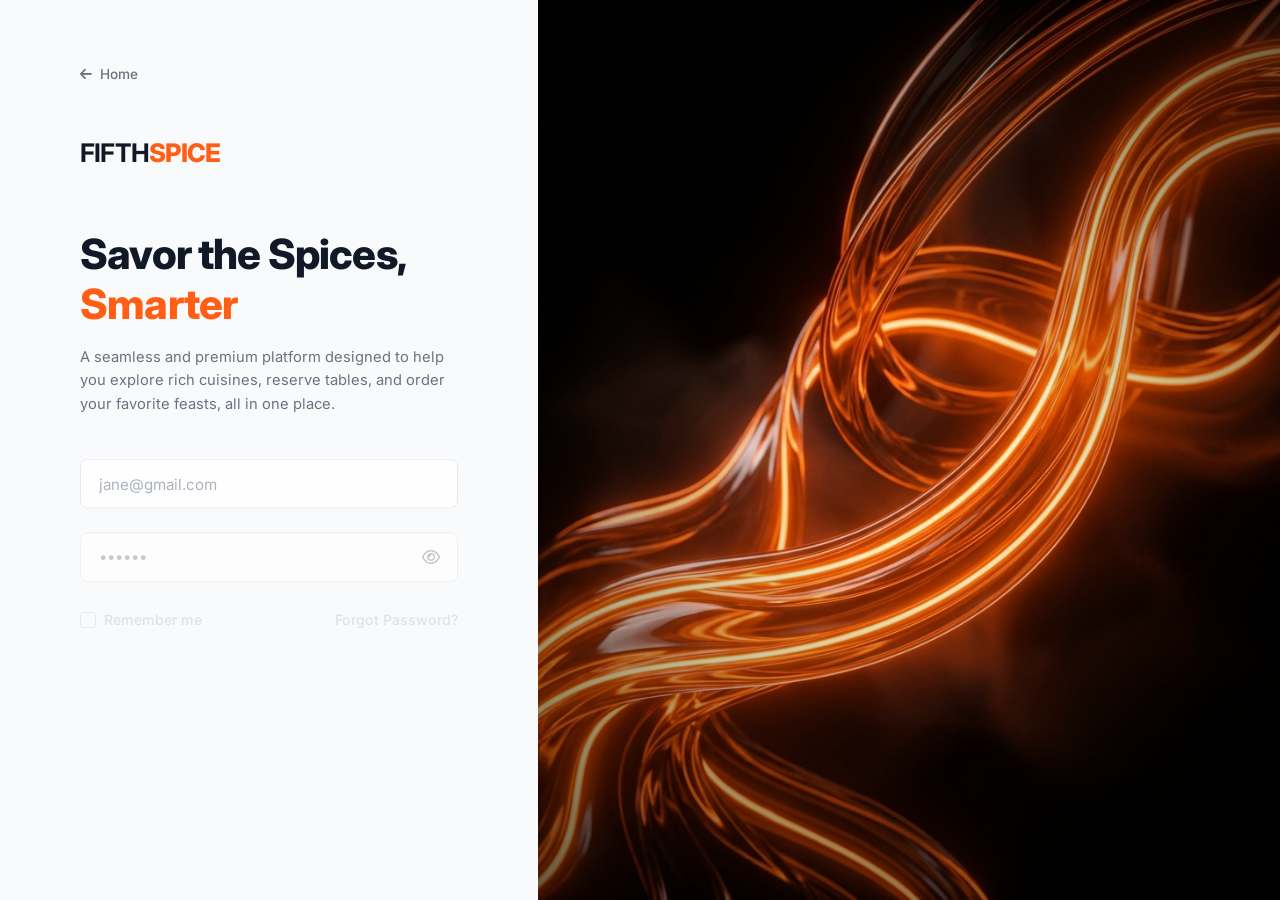
<file: login.html>
<!DOCTYPE html>
<html lang="en">
<head>
  <meta charset="UTF-8">
  <meta name="viewport" content="width=device-width, initial-scale=1.0">
  <title>The Fifth Spice - Member Access</title>
  <!-- Modern Google Fonts Import -->
  <link href="https://fonts.googleapis.com/css2?family=Inter:wght@300;400;500;600;700;800&display=swap" rel="stylesheet">
  <link rel="stylesheet" href="https://cdnjs.cloudflare.com/ajax/libs/font-awesome/6.4.0/css/all.min.css">
  <link rel="stylesheet" href="style.css">
  <style>
    /* Standalone Modern Revamped Split-Pane Login Style */
    * {
      box-sizing: border-box;
      margin: 0;
      padding: 0;
    }
    body {
      font-family: 'Inter', sans-serif;
      background-color: #f9fafb;
      color: #111827;
      min-height: 100vh;
      display: flex;
      flex-direction: column;
      overflow-x: hidden;
    }
    .login-wrapper {
      display: flex;
      flex: 1;
      width: 100%;
      min-height: 100vh;
    }
    
    /* Left Form Section */
    .form-section {
      width: 42%;
      background-color: #f9fafb;
      display: flex;
      flex-direction: column;
      justify-content: space-between;
      padding: 4rem 5rem;
      min-height: 100vh;
      position: relative;
    }
    
    /* Back Button */
    .back-btn {
      display: inline-flex;
      align-items: center;
      gap: 0.5rem;
      color: #6b7280;
      font-size: 0.85rem;
      font-weight: 500;
      text-decoration: none;
      transition: color 0.2s ease, transform 0.2s ease;
      margin-bottom: 2rem;
      align-self: flex-start;
    }
    .back-btn:hover {
      color: #ff5e14;
      transform: translateX(-4px);
    }

    /* Logo area */
    .brand-logo {
      font-size: 1.6rem;
      font-weight: 700;
      letter-spacing: -0.03em;
      color: #111827;
      display: flex;
      align-items: center;
      margin-bottom: 3.5rem;
      font-family: 'Inter', sans-serif;
    }
    .brand-logo .accent-text {
      color: #ff5e14;
      font-weight: 800;
    }

    .form-content {
      flex: 1;
      display: flex;
      flex-direction: column;
      justify-content: center;
      max-width: 400px;
      width: 100%;
      margin: 0 auto;
    }

    /* Titles */
    .form-content h2 {
      font-family: 'Inter', sans-serif;
      font-size: 2.6rem;
      font-weight: 800;
      color: #111827;
      line-height: 1.2;
      letter-spacing: -0.02em;
      margin-bottom: 1rem;
    }
    .form-content h2 .accent-text {
      color: #ff5e14;
    }
    .form-content .subtitle {
      font-family: 'Inter', sans-serif;
      font-size: 0.92rem;
      color: #6b7280;
      line-height: 1.6;
      margin-bottom: 2.5rem;
      text-transform: none;
      letter-spacing: normal;
    }

    /* Form Fields */
    .form-group {
      margin-bottom: 1.25rem;
      position: relative;
    }
    .form-group input {
      width: 100%;
      background-color: #ffffff;
      border: 1px solid #e5e7eb;
      border-radius: 8px;
      padding: 0.9rem 1.1rem;
      font-size: 0.95rem;
      color: #1f2937;
      outline: none;
      transition: border-color 0.2s ease, box-shadow 0.2s ease;
      font-family: 'Inter', sans-serif;
    }
    .form-group input::placeholder {
      color: #9ca3af;
    }
    .form-group input:focus {
      border-color: #ff5e14;
      box-shadow: 0 0 0 4px rgba(255, 94, 20, 0.1);
    }
    
    /* Password Eye Toggle */
    .password-wrapper {
      position: relative;
    }
    .password-wrapper input {
      padding-right: 3rem;
    }
    .password-toggle {
      position: absolute;
      right: 1.1rem;
      top: 50%;
      transform: translateY(-50%);
      color: #9ca3af;
      cursor: pointer;
      font-size: 1rem;
      transition: color 0.2s ease;
    }
    .password-toggle:hover {
      color: #1f2937;
    }

    /* Form Options (Remember me & Forgot password) */
    .form-options {
      display: flex;
      justify-content: space-between;
      align-items: center;
      margin-top: 1rem;
      margin-bottom: 2rem;
      font-size: 0.88rem;
    }
    .remember-me {
      display: flex;
      align-items: center;
      gap: 0.5rem;
      color: #374151;
      cursor: pointer;
      user-select: none;
      font-weight: 500;
    }
    .remember-me input {
      width: 16px;
      height: 16px;
      accent-color: #ff5e14;
      cursor: pointer;
      border: 1.5px solid #d1d5db;
      border-radius: 4px;
    }
    .forgot-link {
      color: #374151;
      text-decoration: none;
      font-weight: 500;
      transition: color 0.2s ease;
    }
    .forgot-link:hover {
      color: #ff5e14;
    }

    /* Submit Button (Compact layout matching the image) */
    .submit-btn-container {
      margin-bottom: 2rem;
      text-align: left;
    }
    .btn-signin {
      background-color: #ff5e14;
      color: #ffffff;
      font-family: 'Inter', sans-serif;
      font-weight: 600;
      font-size: 0.95rem;
      padding: 0.85rem 2rem;
      border-radius: 8px;
      border: none;
      cursor: pointer;
      transition: background-color 0.2s ease, transform 0.1s ease, box-shadow 0.2s ease;
      box-shadow: 0 4px 14px rgba(255, 94, 20, 0.2);
    }
    .btn-signin:hover {
      background-color: #e04f0f;
      box-shadow: 0 6px 20px rgba(255, 94, 20, 0.35);
      transform: translateY(-1px);
    }
    .btn-signin:active {
      transform: translateY(1px);
    }

    /* Footer Sign Up Link */
    .signup-prompt {
      font-size: 0.9rem;
      color: #4b5563;
      margin-bottom: 2rem;
    }
    .signup-prompt a {
      color: #ff5e14;
      font-weight: 600;
      text-decoration: none;
      transition: color 0.2s ease;
    }
    .signup-prompt a:hover {
      color: #e04f0f;
      text-decoration: underline;
    }

    /* Form Footer */
    .form-footer {
      font-size: 0.78rem;
      color: #9ca3af;
      line-height: 1.5;
    }

    /* Right Visual Panel */
    .image-section {
      width: 58%;
      background-color: #050505;
      background-image: url('Images/login_bg_fluid.png');
      background-size: cover;
      background-position: center;
      position: relative;
      overflow: hidden;
    }
    .image-overlay {
      position: absolute;
      top: 0; left: 0; width: 100%; height: 100%;
      background: radial-gradient(circle at center, rgba(0,0,0,0) 20%, rgba(0,0,0,0.6) 100%);
      pointer-events: none;
    }

    /* Success Overlay Animation within Left Panel */
    .success-overlay {
      position: absolute;
      top: 0; left: 0; width: 100%; height: 100%;
      background-color: #ffffff;
      z-index: 20;
      display: flex;
      flex-direction: column;
      align-items: center;
      justify-content: center;
      opacity: 0;
      pointer-events: none;
      transition: opacity 0.5s ease;
      padding: 2rem;
    }
    .success-overlay.active {
      opacity: 1;
      pointer-events: auto;
    }
    .success-icon {
      font-size: 4.5rem;
      color: #10b981;
      margin-bottom: 1.5rem;
      transform: scale(0.5);
      transition: transform 0.6s cubic-bezier(0.175, 0.885, 0.32, 1.275);
    }
    .success-overlay.active .success-icon {
      transform: scale(1);
    }
    .success-title {
      font-size: 1.8rem;
      font-weight: 800;
      color: #111827;
      margin-bottom: 0.5rem;
      text-align: center;
    }
    .success-desc {
      color: #6b7280;
      font-size: 0.95rem;
      text-align: center;
    }

    /* Responsive styling */
    @media (max-width: 1200px) {
      .form-section {
        padding: 4rem 3.5rem;
      }
    }
    @media (max-width: 1024px) {
      .form-section {
        width: 50%;
        padding: 4rem 3rem;
      }
      .image-section {
        width: 50%;
      }
    }
    @media (max-width: 768px) {
      .login-wrapper {
        flex-direction: column;
      }
      .form-section {
        width: 100%;
        min-height: 100vh;
        padding: 4rem 2rem;
      }
      .image-section {
        display: none;
      }
    }
  </style>
</head>
<body>

  <div class="login-wrapper">
    <!-- Left form section -->
    <div class="form-section">
      <!-- Success Overlay -->
      <div class="success-overlay" id="successOverlay">
        <div class="success-icon">
          <i class="fas fa-check-circle"></i>
        </div>
        <h3 class="success-title">Secure Sign In</h3>
        <p class="success-desc" id="successDesc">Access Granted. Welcoming you back...</p>
      </div>

      <!-- Top Nav/Back -->
      <a href="index.html" class="back-btn">
        <i class="fas fa-arrow-left"></i> Home
      </a>

      <!-- Main login form area -->
      <div class="form-content">
        <!-- Logo -->
        <div class="brand-logo">
          FIFTH<span class="accent-text">SPICE</span>
        </div>

        <h2>Savor the Spices, <span class="accent-text">Smarter</span></h2>
        <p class="subtitle">
          A seamless and premium platform designed to help you explore rich cuisines, reserve tables, and order your favorite feasts, all in one place.
        </p>

        <!-- Form -->
        <form id="standaloneLoginForm">
          <div class="form-group">
            <input type="email" id="loginEmail" placeholder="jane@gmail.com" required autocomplete="email">
          </div>
          
          <div class="form-group password-wrapper">
            <input type="password" id="loginPassword" placeholder="••••••" required autocomplete="current-password">
            <i class="fa-regular fa-eye password-toggle" id="togglePassword"></i>
          </div>

          <div class="form-options">
            <label class="remember-me">
              <input type="checkbox" id="rememberMe">
              <span>Remember me</span>
            </label>
            <a href="#" class="forgot-link">Forgot Password?</a>
          </div>

          <div class="submit-btn-container">
            <button type="submit" class="btn-signin">Sign in</button>
          </div>
        </form>

        <div class="signup-prompt">
          Don't have an account? <a href="#">Sign Up</a>
        </div>
      </div>

      <!-- Footer copyright -->
      <div class="form-footer">
        Copyright &copy; 2026 The Fifth Spice.<br>All rights reserved.
      </div>
    </div>

    <!-- Right visual panel (hidden on small devices) -->
    <div class="image-section">
      <div class="image-overlay"></div>
    </div>
  </div>

  <!-- GSAP Animation library -->
  <script src="https://cdn.jsdelivr.net/npm/gsap@3.15/dist/gsap.min.js"></script>
  <script>
    // Toggle Password Visibility
    const togglePassword = document.getElementById('togglePassword');
    const passwordField = document.getElementById('loginPassword');

    togglePassword.addEventListener('click', function() {
      // Toggle field type
      const type = passwordField.getAttribute('type') === 'password' ? 'text' : 'password';
      passwordField.setAttribute('type', type);
      
      // Toggle eye icon class
      this.classList.toggle('fa-eye');
      this.classList.toggle('fa-eye-slash');
    });

    // Handle Form Submission with local storage and transition
    document.getElementById('standaloneLoginForm').addEventListener('submit', function(e) {
      e.preventDefault();
      
      const email = document.getElementById('loginEmail').value;
      const remember = document.getElementById('rememberMe').checked;
      
      // Store user login status in local storage for cross-page persistence
      localStorage.setItem('userEmail', email);
      if (remember) {
        localStorage.setItem('rememberUser', 'true');
      }
      
      // Activate the checkmark overlay
      const overlay = document.getElementById('successOverlay');
      const desc = document.getElementById('successDesc');
      const name = email.split('@')[0];
      
      desc.textContent = `Access Granted. Welcoming you back, ${name}!`;
      overlay.classList.add('active');
      
      // Smoothly redirect back to the home page after 2 seconds
      setTimeout(() => {
        window.location.href = 'index.html';
      }, 2000);
    });

    // GSAP Entry Reveal Animations
    window.addEventListener('DOMContentLoaded', () => {
      if (typeof gsap !== 'undefined') {
        const tl = gsap.timeline();
        tl.from('.form-section', { x: -40, opacity: 0, duration: 0.8, ease: 'power3.out' })
          .from('.back-btn', { y: -10, opacity: 0, duration: 0.4 }, '-=0.4')
          .from('.brand-logo', { y: -15, opacity: 0, duration: 0.4 }, '-=0.3')
          .from('.form-content h2, .form-content .subtitle', { y: 20, opacity: 0, stagger: 0.1, duration: 0.6, ease: 'power3.out' }, '-=0.2')
          .from('.form-group, .form-options', { y: 15, opacity: 0, stagger: 0.08, duration: 0.5, ease: 'power3.out' }, '-=0.3')
          .from('.submit-btn-container, .signup-prompt', { y: 10, opacity: 0, stagger: 0.08, duration: 0.4 }, '-=0.2')
          .from('.form-footer', { opacity: 0, duration: 0.4 }, '-=0.2')
          .from('.image-section', { opacity: 0, x: 20, duration: 1.0, ease: 'power2.out' }, '0');
      }
    });
  </script>
</body>
</html>
</file>
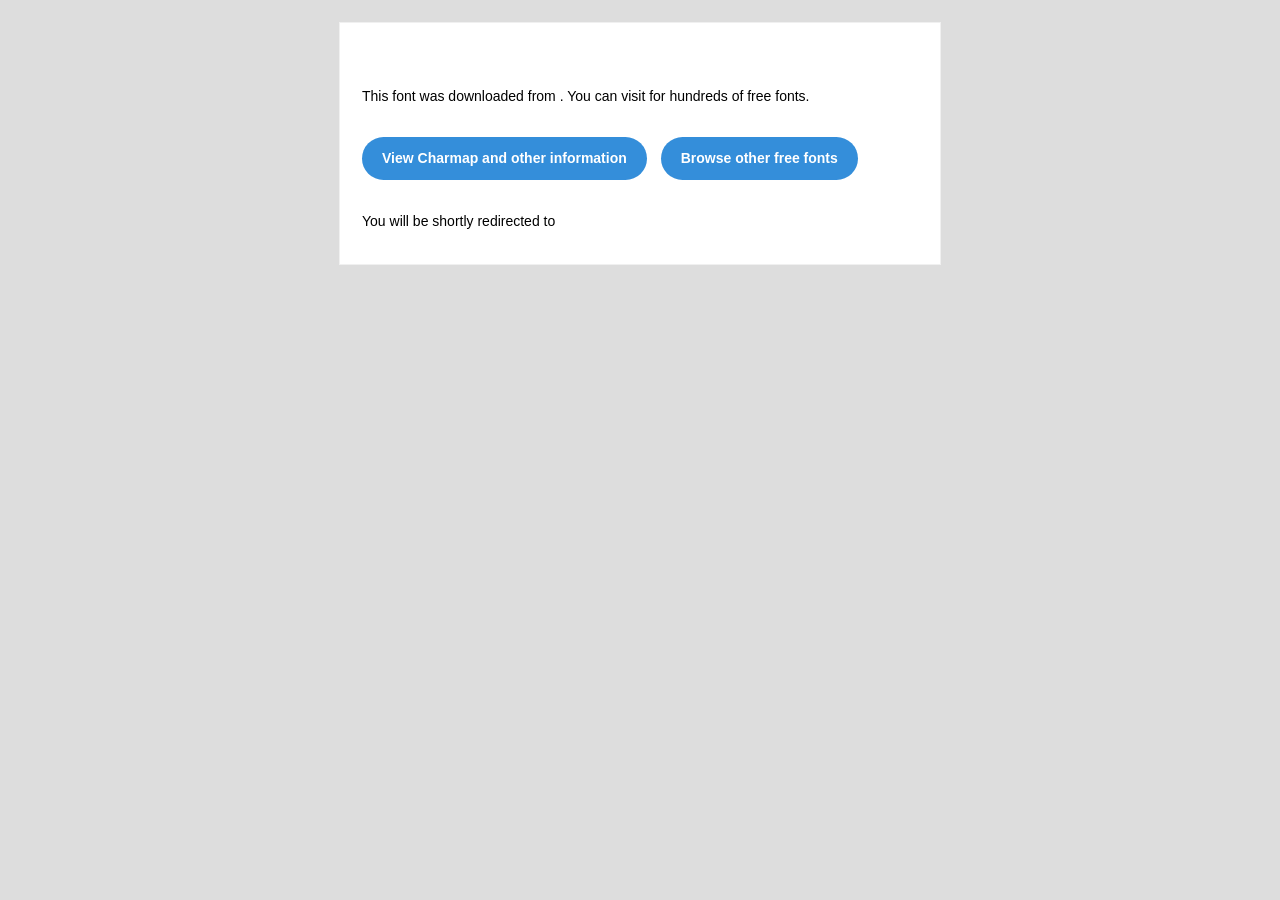
<file: fontfiles/rajjah-famillia/Rajjah Famillia Regular/readme.html>
<!DOCTYPE html PUBLIC "-//W3C//DTD XHTML 1.0 Transitional//EN" "http://www.w3.org/TR/xhtml1/DTD/xhtml1-transitional.dtd">
<html xmlns="http://www.w3.org/1999/xhtml">
  <head>
    <meta name="viewport" content="width=device-width" />
    <meta http-equiv="Content-Type" content="text/html; charset=UTF-8" />
    
    <meta http-equiv="refresh" content="5;url=?ref=readme">
    <title></title>
    <style>
/* -------------------------------------
   GLOBAL
   ------------------------------------- */
    * {
      margin:0;
      padding:0;
      font-family: "Helvetica Neue", "Helvetica", Helvetica, Arial, sans-serif;
      font-size: 100%;
      line-height: 1.6;
    }

    img {
      max-width: 100%;
    }

    body {
      -webkit-font-smoothing:antialiased;
      -webkit-text-size-adjust:none;
      width: 100%!important;
      height: 100%;
      background:#DDD;
    }


    /* -------------------------------------
       ELEMENTS
       ------------------------------------- */
    a {
      color: #348eda;
    }

    .btn-primary, .btn-secondary {
      text-decoration:none;
      color: #FFF;
      background-color: #348eda;
      padding:10px 20px;
      font-weight:bold;
      margin: 20px 10px 20px 0;
      text-align:center;
      cursor:pointer;
      display: inline-block;
      border-radius: 25px;
    }

    .btn-secondary{
      background: #aaa;
    }

    .last {
      margin-bottom: 0;
    }

    .first{
      margin-top: 0;
    }


    /* -------------------------------------
       BODY
       ------------------------------------- */
    table.body-wrap {
      width: 100%;
      padding: 20px;
    }

    table.body-wrap .container{
      border: 1px solid #f0f0f0;
    }


    /* -------------------------------------
       FOOTER
       ------------------------------------- */
    table.footer-wrap {
      width: 100%;
      clear:both!important;
    }

    .footer-wrap .container p {
      font-size:12px;
      color:#666;

    }

    table.footer-wrap a{
      color: #999;
    }


    /* -------------------------------------
       TYPOGRAPHY
       ------------------------------------- */
    h1,h2,h3{
      font-family: "Helvetica Neue", Helvetica, Arial, "Lucida Grande", sans-serif; line-height: 1.1; margin-bottom:15px; color:#000;
      margin: 40px 0 10px;
      line-height: 1.2;
      font-weight:200;
    }

    h1 {
      font-size: 36px;
    }
    h2 {
      font-size: 28px;
    }
    h3 {
      font-size: 22px;
    }

    p, ul {
      margin-bottom: 10px;
      font-weight: normal;
      font-size:14px;
    }

    ul li {
      margin-left:5px;
      list-style-position: inside;
    }

    /* ---------------------------------------------------
       RESPONSIVENESS
       Nuke it from orbit. It's the only way to be sure.
       ------------------------------------------------------ */

    /* Set a max-width, and make it display as block so it will automatically stretch to that width, but will also shrink down on a phone or something */
    .container {
      display:block!important;
      max-width:600px!important;
      margin:0 auto!important; /* makes it centered */
      clear:both!important;
    }

    /* This should also be a block element, so that it will fill 100% of the .container */
    .content {
      padding:20px;
      max-width:600px;
      margin:0 auto;
      display:block;
    }

    /* Let's make sure tables in the content area are 100% wide */
    .content table {
      width: 100%;
    }

    </style>
  </head>

  <body bgcolor="#f6f6f6">

    <!-- body -->
    <table class="body-wrap">
      <tr>
        <td></td>
        <td class="container" bgcolor="#FFFFFF">

          <!-- content -->
          <div class="content">
            <table>
              <tr>
                <td>
                  <h1></h1>
                  <p>This font was downloaded from <a href="?ref=readme"></a> . You can visit <a href="?ref=readme"></a> for hundreds of free fonts.</p>
                  <p><a href="?ref=readme" class="btn-primary">View Charmap and other information</a> <a href="?ref=readme" class="btn-primary">Browse other free fonts</a></p>
                  <p>You will be shortly redirected to </p>
                </td>
              </tr>
            </table>
          </div>
          <!-- /content -->

        </td>
        <td></td>
      </tr>
    </table>
    <!-- /body -->

  </body>
</html>
</file>
<file: style.css>
@font-face {
  font-family: 'Rajjah Familia';
  src: url('fontfiles/rajjah-famillia/Rajjah Famillia Regular/Rajjah Famillia Regular.ttf') format('truetype');
}

@font-face {
  font-family: 'Chalga';
  src: url('fontfiles/chalga-vp/ChalgaVP_PersonalUse.otf') format('opentype');
}

/* ==========================================================================
   CSS Variables & Base (Dark Theme)
   ========================================================================== */
:root {
  --bg-color: #030303;
  --bg-alt: #090909;
  --text-dark: #f5f5f7;
  --text-light: #86868b;
  --gold: #ff5e14;
  --gold-hover: #e04f0f;
  --white: #FFFFFF;
  --border-color: #1a1a1a;
  
  --font-serif: 'Playfair Display', serif;
  --font-sans: 'Inter', sans-serif;
  --font-mono: 'Space Mono', monospace;
  --font-blackletter: 'UnifrakturMaguntia', cursive;
  
  --transition: all 0.4s cubic-bezier(0.19, 1, 0.22, 1);
  --shadow-sm: 0 4px 12px rgba(0, 0, 0, 0.2);
  --shadow-md: 0 10px 30px rgba(0, 0, 0, 0.4);
}

* {
  margin: 0;
  padding: 0;
  box-sizing: border-box;
}

html {
  scroll-behavior: smooth;
}

body {
  font-family: var(--font-sans);
  background-color: var(--bg-color);
  color: var(--text-dark);
  line-height: 1.6;
  overflow-x: hidden;
  -webkit-font-smoothing: antialiased;
}

h1, h2, h3, h4, h5, h6 {
  font-family: var(--font-serif);
  font-weight: 400;
  color: var(--text-dark);
}

a {
  text-decoration: none;
  color: inherit;
  transition: var(--transition);
}

ul {
  list-style: none;
}

img {
  max-width: 100%;
  display: block;
}

button {
  cursor: pointer;
  border: none;
  background: none;
  font-family: var(--font-sans);
  color: var(--text-dark);
}

.subtitle {
  display: block;
  font-family: var(--font-mono);
  font-size: 0.8rem;
  text-transform: uppercase;
  letter-spacing: 0.2em;
  color: var(--gold);
  margin-bottom: 0.5rem;
}

/* ==========================================================================
   Buttons
   ========================================================================== */
.btn {
  display: inline-block;
  padding: 1rem 2rem;
  font-family: var(--font-mono);
  font-size: 0.85rem;
  letter-spacing: 0.1em;
  text-transform: uppercase;
  transition: var(--transition);
  border: 1px solid transparent;
}

.btn-gold {
  background-color: var(--gold);
  color: #fff;
}

.btn-gold:hover {
  background-color: var(--gold-hover);
}

.btn-outline-white {
  border-color: var(--white);
  color: var(--white);
}

.btn-outline-white:hover {
  background-color: var(--white);
  color: #000;
}

.w-100 {
  width: 100%;
}

/* ==========================================================================
   Landing Page Hero (Exact Match)
   ========================================================================== */
.hero-new {
  position: relative;
  width: 100vw;
  height: 100vh;
  background-color: #050505;
  overflow: hidden;
  color: #fff;
  font-family: var(--font-mono);
}

.video-bg {
  position: absolute;
  top: 0; left: 0; width: 100%; height: 100%;
  z-index: 1;
}

.video-bg video, .video-bg img {
  width: 100%; height: 100%; object-fit: cover;
  opacity: 0.6; /* Dark moody effect */
}

.video-bg img {
  animation: rotateSlowly 60s linear infinite;
  transform-origin: center;
}

@keyframes rotateSlowly {
  from { transform: rotate(0deg) scale(1.1); }
  to { transform: rotate(360deg) scale(1.1); }
}

.hero-overlay {
  position: absolute;
  top: 0; left: 0; width: 100%; height: 100%;
  background: radial-gradient(circle at center, rgba(10,10,10,0) 0%, rgba(10,10,10,0.8) 100%);
  z-index: 2;
  pointer-events: none;
}

.hero-content-wrapper {
  position: relative;
  z-index: 3;
  width: 100%;
  height: 100%;
  display: flex;
  flex-direction: column;
  justify-content: space-between;
  padding: 3rem 4rem;
}

.hero-nav {
  display: flex;
  position: fixed;
  top: 0;
  left: 0;
  width: 100%;
  padding: 2rem 4rem;
  z-index: 1000;
  transition: background 0.3s;

  justify-content: space-between;
  align-items: center;
}

.nav-logo {
  display: flex;
  flex-direction: column;
  align-items: center;
  justify-content: center;
  line-height: 1;
  transform: scale(0.6);
  transform-origin: left center;
}

.nav-logo-top {
  font-family: 'Rajjah Familia', cursive;
  font-size: 1.8rem;
  color: var(--gold);
  z-index: 2;
  transform: translateY(0.5rem);
}

.nav-logo-bottom {
  font-family: 'Chalga', serif;
  font-size: 3rem;
  color: #fff;
  letter-spacing: 0.05em;
  z-index: 1;
}

.nav-right {
  display: flex;
  gap: 2.5rem;
  align-items: center;
}

.strikethrough-link {
  color: #fff;
  text-decoration: none;
  font-size: 0.8rem;
  letter-spacing: 0.15em;
  position: relative;
  display: inline-block;
  padding: 5px 0;
}

.strikethrough-link::after {
  content: '';
  position: absolute;
  top: 50%;
  left: 0;
  width: 0;
  height: 1.5px;
  background-color: #fff;
  transition: width 0.4s cubic-bezier(0.19, 1, 0.22, 1);
  pointer-events: none;
}

.strikethrough-link:hover::after {
  width: 100%;
}

.hero-center {
  flex-grow: 1;
  display: flex;
  align-items: center;
  justify-content: center;
}

.main-title {
  display: flex;
  flex-direction: column;
  align-items: center;
  justify-content: center;
  line-height: 1;
}

.title-top {
  font-family: 'Rajjah Familia', cursive;
  font-size: 6rem;
  font-weight: normal;
  color: var(--gold);
  margin-bottom: 0;
  text-shadow: 2px 2px 20px rgba(0,0,0,0.8);
  transform: translateY(1.5rem);
  z-index: 2;
}

.title-bottom {
  font-family: 'Chalga', serif;
  font-size: 12rem;
  font-weight: normal;
  letter-spacing: 0.05em;
  color: #fff;
  text-transform: uppercase;
  text-shadow: 2px 2px 20px rgba(0,0,0,0.8);
  z-index: 1;
}

.hero-footer {
  display: flex;
  justify-content: space-between;
  align-items: center;
  font-size: 0.75rem;
  letter-spacing: 0.1em;
  color: #ccc;
  width: 100%;
}

.hero-footer .socials {
  display: flex;
  gap: 1.5rem;
}

/* ==========================================================================
   About Section
   ========================================================================== */
.about {
  padding: 8rem 2rem;
}

.about-container {
  max-width: 1200px;
  margin: 0 auto;
  display: grid;
  grid-template-columns: 1fr 1fr;
  gap: 4rem;
  align-items: center;
}

.about-text h2 {
  font-size: 2.5rem;
  margin-bottom: 1.5rem;
}

.about-text p {
  color: var(--text-light);
  margin-bottom: 1.2rem;
  font-size: 1.05rem;
}

.about-images {
  position: relative;
}

.main-img {
  width: 100%;
  aspect-ratio: 4/5;
  object-fit: cover;
  border-radius: 4px;
  filter: brightness(0.8) contrast(1.1);
}

/* ==========================================================================
   Menu Section
   ========================================================================== */
.menu-section {
  padding: 6rem 2rem 8rem;
  background-color: var(--bg-alt);
}

.menu-container {
  max-width: 1200px;
  margin: 0 auto;
}

.section-header {
  text-align: center;
  margin-bottom: 6rem;
}

.subtitle {
  font-family: var(--font-mono);
  color: var(--gold);
  text-transform: uppercase;
  letter-spacing: 0.2em;
  font-size: 0.85rem;
  margin-bottom: 1rem;
  display: block;
}

.section-header h2 {
  font-family: 'Chalga', serif;
  font-size: 6rem;
  line-height: 1;
  text-transform: uppercase;
  font-weight: normal;
}

.dishes-grid {
  display: grid;
  grid-template-columns: repeat(auto-fill, minmax(350px, 1fr));
  gap: 4rem 3rem;
}

.dish-card {
  background-color: transparent;
  border: none;
  border-radius: 0;
  box-shadow: none;
  overflow: visible;
  transition: var(--transition);
}

.dish-card:hover {
  transform: translateY(-5px);
}

.dish-image {
  position: relative;
  aspect-ratio: 4/5;
  overflow: hidden;
  margin-bottom: 1.5rem;
}

.dish-image img {
  width: 100%;
  height: 100%;
  object-fit: cover;
  transition: transform 1.2s cubic-bezier(0.19, 1, 0.22, 1);
  filter: brightness(0.9) contrast(1.1);
}

.dish-card:hover .dish-image img {
  transform: scale(1.08);
}

.favorite-btn {
  position: absolute;
  top: 1.5rem;
  right: 1.5rem;
  background: none;
  border: none;
  color: #fff;
  font-size: 1.3rem;
  cursor: pointer;
  transition: var(--transition);
  text-shadow: 0 2px 10px rgba(0,0,0,0.5);
}

.favorite-btn:hover {
  color: var(--gold);
  transform: scale(1.1);
}

.favorite-btn.favorited i {
  color: var(--gold);
  font-weight: 900;
}

.rating-badge {
  display: none;
}

.dish-info {
  padding: 0;
}

.dish-name {
  font-family: 'Chalga', serif;
  font-size: 2.2rem;
  margin-bottom: 0.5rem;
  text-transform: uppercase;
  letter-spacing: 0.05em;
  font-weight: normal;
  color: #fff;
}

.dish-description {
  color: #888;
  font-size: 0.95rem;
  margin-bottom: 1.5rem;
  line-height: 1.6;
}

.dish-footer {
  display: flex;
  justify-content: space-between;
  align-items: center;
  padding-top: 1rem;
  border-top: 1px solid rgba(255, 255, 255, 0.1);
}

.dish-price {
  font-family: var(--font-mono);
  font-size: 1.1rem;
  color: var(--gold);
  font-weight: 700;
}

.add-to-cart-btn {
  font-family: var(--font-mono);
  font-size: 0.8rem;
  text-transform: uppercase;
  letter-spacing: 0.15em;
  font-weight: 700;
  color: #fff;
  background: none;
  border: none;
  cursor: pointer;
  transition: var(--transition);
  display: flex;
  align-items: center;
  gap: 0.5rem;
}

.add-to-cart-btn:hover {
  color: var(--gold);
}

/* ==========================================================================
   Services Section
   ========================================================================== */
.services {
  padding: 8rem 2rem;
  background-color: #080808;
}

.services .section-header {
  margin-bottom: 4rem;
  text-align: center;
}

.services .section-header h2 {
  font-family: 'Chalga', serif;
  font-size: 3.5rem;
  color: #fff;
  text-transform: uppercase;
  letter-spacing: 0.05em;
  font-weight: normal;
}

.services-grid {
  display: grid;
  grid-template-columns: repeat(3, 1fr);
  gap: 4rem;
  max-width: 1200px;
  margin: 0 auto;
}

.services-card {
  display: flex;
  flex-direction: column;
  background: none;
  border: none;
  border-radius: 0;
  padding: 0;
  box-shadow: none;
  text-align: left;
  transition: all 0.5s cubic-bezier(0.19, 1, 0.22, 1);
}

.service-num {
  font-family: 'Rajjah Familia', cursive;
  font-size: 4.5rem;
  color: var(--gold);
  line-height: 1;
  transition: transform 0.5s cubic-bezier(0.19, 1, 0.22, 1);
}

.service-divider {
  width: 30px;
  height: 1px;
  background-color: rgba(255, 255, 255, 0.1);
  margin: 1.5rem 0;
  transition: width 0.5s cubic-bezier(0.19, 1, 0.22, 1), background-color 0.5s ease;
}

.service-title {
  font-family: 'Chalga', serif;
  font-size: 1.8rem;
  color: #fff;
  text-transform: uppercase;
  margin-bottom: 1rem;
  font-weight: normal;
  letter-spacing: 0.05em;
  transition: color 0.3s ease;
}

.service-desc {
  font-family: var(--font-mono);
  font-size: 0.9rem;
  line-height: 1.7;
  color: #666;
  text-transform: lowercase;
  transition: color 0.3s ease;
}

/* Hover States */
.services-card:hover {
  transform: translateY(-8px);
}

.services-card:hover .service-num {
  transform: scale(1.1);
}

.services-card:hover .service-divider {
  width: 60px;
  background-color: var(--gold);
}

.services-card:hover .service-title {
  color: var(--gold);
}

.services-card:hover .service-desc {
  color: #aaa;
}

@media (max-width: 992px) {
  .services-grid {
    grid-template-columns: 1fr;
    gap: 4rem;
  }
}

/* ==========================================================================
   Reservation CTA Section
   ========================================================================== */
.reservation-cta {
  background-color: #050505;
  padding: 8rem 2rem;
  display: flex;
  justify-content: center;
}

.reservation-split-container {
  max-width: 1200px;
  width: 100%;
  display: grid;
  grid-template-columns: 1.1fr 0.9fr;
  gap: 6rem;
  align-items: center;
}

.reservation-image-column {
  position: relative;
  width: 100%;
}

.reservation-img-wrapper {
  position: relative;
  width: 100%;
  aspect-ratio: 4/3;
  overflow: hidden;
  border: 1px solid rgba(255, 255, 255, 0.05);
}

.reservation-img-wrapper img {
  width: 100%;
  height: 100%;
  object-fit: cover;
  filter: brightness(0.8) contrast(1.15);
  transition: transform 1.5s cubic-bezier(0.19, 1, 0.22, 1);
}

.reservation-img-overlay {
  position: absolute;
  top: 0; left: 0; width: 100%; height: 100%;
  background: linear-gradient(180deg, transparent, rgba(5, 5, 5, 0.4));
  pointer-events: none;
}

.reservation-image-column::before {
  content: '';
  position: absolute;
  top: -20px;
  right: -20px;
  width: 100%;
  height: 100%;
  border: 1px solid var(--gold);
  opacity: 0.8;
  z-index: 0;
  pointer-events: none;
}

.reservation-img-wrapper img {
  position: relative;
  z-index: 1;
}

.reservation-image-column:hover img {
  transform: scale(1.05);
}

.reservation-content-column {
  display: flex;
  flex-direction: column;
}

.reservation-content-column .subtitle {
  font-family: var(--font-mono);
  font-size: 0.85rem;
  text-transform: uppercase;
  letter-spacing: 0.2em;
  color: var(--gold);
  margin-bottom: 1rem;
}

.reservation-content-column h2 {
  font-family: 'Chalga', serif;
  font-size: 3.5rem;
  color: #fff;
  text-transform: uppercase;
  letter-spacing: 0.05em;
  margin-bottom: 1.5rem;
  font-weight: normal;
}

.reservation-editorial-desc {
  font-family: var(--font-mono);
  font-size: 0.9rem;
  line-height: 1.7;
  color: #666;
  margin-bottom: 3rem;
  text-transform: lowercase;
}

.reservation-details-grid {
  display: flex;
  gap: 3.5rem;
  margin-bottom: 3.5rem;
  padding-bottom: 2.5rem;
  border-bottom: 1px solid rgba(255, 255, 255, 0.05);
}

.res-detail-item h4 {
  font-family: var(--font-mono);
  font-size: 0.8rem;
  text-transform: uppercase;
  letter-spacing: 0.15em;
  color: var(--gold);
  margin-bottom: 0.75rem;
}

.res-detail-item p {
  font-family: var(--font-mono);
  font-size: 0.9rem;
  line-height: 1.6;
  color: #aaa;
}

.res-buttons-group {
  display: flex;
  gap: 1.5rem;
}

.res-buttons-group .btn {
  padding: 1.2rem 2rem;
  font-size: 0.8rem;
}

@media (max-width: 992px) {
  .reservation-split-container {
    grid-template-columns: 1fr;
    gap: 5rem;
  }
  .reservation-image-column {
    order: 2;
  }
  .reservation-content-column {
    order: 1;
  }
}

/* ==========================================================================
   Footer
   ========================================================================== */
/* ==========================================================================
   Redesigned Premium Footer
   ========================================================================== */
.footer-new {
  background-color: #050505;
  color: var(--white);
  padding: 6rem 4rem 2.5rem;
  border-top: 1px solid rgba(166, 138, 86, 0.15);
  position: relative;
  overflow: hidden;
  font-family: var(--font-sans);
}

/* Translucent CTA Banner at Footer Header */
.footer-cta-bar {
  background: rgba(19, 19, 19, 0.4);
  border: 1px solid rgba(166, 138, 86, 0.12);
  border-radius: 8px;
  padding: 2.5rem 3.5rem;
  display: flex;
  justify-content: space-between;
  align-items: center;
  flex-wrap: wrap;
  gap: 2rem;
  margin-bottom: 5.5rem;
  backdrop-filter: blur(10px);
  -webkit-backdrop-filter: blur(10px);
  position: relative;
  z-index: 2;
}

.footer-cta-sub {
  display: block;
  font-family: var(--font-mono);
  font-size: 0.75rem;
  color: var(--gold);
  letter-spacing: 0.2em;
  text-transform: uppercase;
  margin-bottom: 0.5rem;
}

.footer-cta-title {
  font-family: 'Chalga', var(--font-serif);
  font-size: 2.4rem;
  color: #fff;
  font-weight: normal;
  letter-spacing: 0.05em;
  text-transform: uppercase;
}

.footer-cta-btn {
  padding: 1.1rem 2.2rem;
  font-size: 0.8rem;
  box-shadow: 0 4px 15px rgba(166, 138, 86, 0.15);
}

/* Footer Grid columns */
.footer-main-grid {
  max-width: 1200px;
  margin: 0 auto 5rem;
  display: grid;
  grid-template-columns: 1.6fr 1.2fr 1fr 1.3fr;
  gap: 4rem 3rem;
  position: relative;
  z-index: 2;
}

.footer-brand-logo {
  display: flex;
  flex-direction: column;
  line-height: 1;
  margin-bottom: 1.5rem;
}

.logo-text-top {
  font-family: 'Rajjah Familia', cursive;
  font-size: 1.7rem;
  color: var(--gold);
  transform: translateY(0.4rem);
}

.logo-text-bottom {
  font-family: 'Chalga', serif;
  font-size: 2.8rem;
  color: #fff;
  letter-spacing: 0.05em;
}

.brand-editorial-text {
  color: #777;
  font-size: 0.92rem;
  line-height: 1.6;
  margin-bottom: 2rem;
}

.footer-contact-info {
  display: flex;
  flex-direction: column;
  gap: 0.8rem;
  font-family: var(--font-mono);
  font-size: 0.82rem;
  color: #aaa;
}

.footer-contact-info p {
  display: flex;
  align-items: center;
  gap: 0.6rem;
}

.footer-contact-info i {
  color: var(--gold);
  font-size: 0.9rem;
}

/* Column Headings */
.col-heading {
  font-family: var(--font-mono);
  font-size: 0.82rem;
  text-transform: uppercase;
  letter-spacing: 0.15em;
  color: var(--gold);
  margin-bottom: 2rem;
  position: relative;
  padding-bottom: 0.6rem;
  font-weight: 700;
}

.col-heading::after {
  content: '';
  position: absolute;
  bottom: 0;
  left: 0;
  width: 30px;
  height: 1.5px;
  background-color: var(--gold);
}

/* Operational Hours List */
.hours-list {
  display: flex;
  flex-direction: column;
  gap: 1.2rem;
  font-family: var(--font-mono);
  font-size: 0.82rem;
}

.hours-list li {
  display: flex;
  justify-content: space-between;
  align-items: center;
}

.hours-list .day {
  color: #888;
}

.hours-list .divider-dots {
  flex-grow: 1;
  border-bottom: 1px dotted rgba(255, 255, 255, 0.1);
  margin: 0 0.8rem;
}

.hours-list .time {
  color: #eee;
  font-weight: bold;
}

/* Navigation Links column */
.explore-links {
  display: flex;
  flex-direction: column;
  gap: 1rem;
}

.explore-links li a {
  font-family: var(--font-mono);
  font-size: 0.88rem;
  color: #888;
  display: flex;
  align-items: center;
  gap: 0.5rem;
  transition: var(--transition);
}

.explore-links li a i {
  font-size: 0.7rem;
  color: transparent;
  transition: var(--transition);
}

.explore-links li a:hover {
  color: var(--gold);
  transform: translateX(4px);
}

.explore-links li a:hover i {
  color: var(--gold);
}

/* Newsletter Input Form Column */
.newsletter-sub-text {
  font-size: 0.88rem;
  color: #777;
  line-height: 1.6;
  margin-bottom: 1.5rem;
}

.footer-newsletter-form .input-wrapper {
  position: relative;
  border-bottom: 1px solid rgba(255, 255, 255, 0.12);
  display: flex;
  align-items: center;
  padding-bottom: 0.6rem;
  margin-bottom: 2rem;
  transition: var(--transition);
}

.footer-newsletter-form .input-wrapper:focus-within {
  border-bottom-color: var(--gold);
}

.footer-newsletter-form input {
  border: none;
  background: transparent;
  color: #fff;
  width: 100%;
  outline: none;
  font-size: 0.9rem;
  font-family: var(--font-sans);
}

.footer-newsletter-form input::placeholder {
  color: #555;
}

.footer-newsletter-form .submit-btn {
  background: none;
  border: none;
  color: var(--gold);
  font-size: 1rem;
  cursor: pointer;
  transition: var(--transition);
}

.footer-newsletter-form .submit-btn:hover {
  color: #fff;
  transform: scale(1.1);
}

/* Social Wrapper */
.footer-social-wrapper {
  display: flex;
  flex-direction: column;
  gap: 0.8rem;
  margin-top: 2rem;
}

.social-label {
  font-family: var(--font-mono);
  font-size: 0.7rem;
  text-transform: uppercase;
  letter-spacing: 0.1em;
  color: #555;
}

.footer-social-links {
  display: flex;
  gap: 0.8rem;
}

.footer-social-links a {
  width: 36px;
  height: 36px;
  border: 1px solid rgba(255, 255, 255, 0.05);
  border-radius: 50%;
  display: flex;
  align-items: center;
  justify-content: center;
  color: #888;
  background: rgba(255, 255, 255, 0.01);
  transition: var(--transition);
}

.footer-social-links a:hover {
  border-color: var(--gold);
  color: var(--gold);
  background-color: rgba(166, 138, 86, 0.04);
  transform: translateY(-3px);
}

/* Massive Brand Mark Backdrop (Typographic layer) */
.footer-backdrop-mark {
  font-family: 'Chalga', var(--font-serif);
  font-size: 8rem;
  font-weight: normal;
  text-align: center;
  letter-spacing: 0.08em;
  color: rgba(255, 255, 255, 0.012);
  pointer-events: none;
  user-select: none;
  line-height: 1;
  margin-bottom: 2rem;
  position: relative;
  z-index: 1;
}

/* Footer Bottom Bar */
.footer-bottom-bar {
  border-top: 1px solid rgba(255, 255, 255, 0.05);
  padding-top: 2rem;
  display: flex;
  justify-content: space-between;
  align-items: center;
  flex-wrap: wrap;
  gap: 1.5rem;
  font-family: var(--font-mono);
  font-size: 0.72rem;
  position: relative;
  z-index: 2;
}

.copyright-text {
  color: #555;
}

.footer-legal-links {
  display: flex;
  gap: 2rem;
}

.footer-legal-links a {
  color: #555;
  transition: var(--transition);
}

.footer-legal-links a:hover {
  color: var(--gold);
}

/* Scroll To Top Circular Button */
.scroll-to-top-btn {
  width: 42px;
  height: 42px;
  border: 1px solid rgba(166, 138, 86, 0.2);
  border-radius: 50%;
  background: rgba(166, 138, 86, 0.03);
  color: var(--gold);
  display: flex;
  align-items: center;
  justify-content: center;
  cursor: pointer;
  transition: var(--transition);
}

.scroll-to-top-btn:hover {
  background-color: var(--gold);
  color: #fff;
  border-color: var(--gold);
  box-shadow: 0 4px 15px rgba(166, 138, 86, 0.25);
  transform: translateY(-4px);
}

@media (max-width: 992px) {
  .footer-main-grid {
    grid-template-columns: 1fr 1fr;
    gap: 3rem;
  }
  .footer-cta-bar {
    flex-direction: column;
    text-align: center;
    padding: 2.5rem 1.5rem;
  }
  .footer-backdrop-mark {
    font-size: 5rem;
  }
}

@media (max-width: 576px) {
  .footer-new {
    padding: 4rem 2rem 2rem;
  }
  .footer-main-grid {
    grid-template-columns: 1fr;
    gap: 3rem;
  }
  .footer-bottom-bar {
    flex-direction: column;
    align-items: center;
    text-align: center;
  }
}

/* ==========================================================================
   Modals
   ========================================================================== */
.modal {
  display: none;
  position: fixed;
  top: 0; left: 0; width: 100%; height: 100%;
  background-color: rgba(0,0,0,0.8);
  backdrop-filter: blur(5px);
  z-index: 2000;
  opacity: 0;
  transition: opacity 0.3s ease;
}

.modal.modal-active {
  opacity: 1;
}

.modal-content {
  position: relative;
  background-color: #151515;
  border: 1px solid var(--border-color);
  max-width: 500px;
  margin: 10vh auto;
  padding: 3rem;
  border-radius: 4px;
  box-shadow: var(--shadow-md);
  transform: translateY(20px);
  transition: transform 0.3s ease;
}

.modal.modal-active .modal-content {
  transform: translateY(0);
}

.close {
  position: absolute;
  top: 1.5rem; right: 1.5rem;
  font-size: 1.5rem;
  color: var(--text-light);
}

.close:hover { color: #fff; }

.modal-content h2 {
  font-size: 2rem;
  margin-bottom: 2rem;
}

.form-group { margin-bottom: 1.5rem; }
.form-row { display: flex; gap: 1rem; }
.form-row .form-group { flex: 1; }

input, select, textarea {
  width: 100%;
  padding: 1rem;
  border: 1px solid var(--border-color);
  background-color: #0a0a0a;
  font-family: var(--font-mono);
  font-size: 0.85rem;
  color: #fff;
  outline: none;
  transition: var(--transition);
}

input:focus, select:focus, textarea:focus {
  border-color: var(--gold);
}

textarea { resize: vertical; }

/* ==========================================================================
   Cart Sidebar
   ========================================================================== */
.cart-sidebar {
  position: fixed;
  top: 0; right: -400px;
  width: 100%; max-width: 400px;
  height: 100vh;
  background-color: #111;
  border-left: 1px solid var(--border-color);
  box-shadow: -5px 0 30px rgba(0,0,0,0.5);
  z-index: 1500;
  transition: right 0.4s cubic-bezier(0.16, 1, 0.3, 1);
  display: flex;
  flex-direction: column;
}

.cart-sidebar.active { right: 0; }

.cart-header {
  display: flex;
  justify-content: space-between;
  align-items: center;
  padding: 2rem;
  border-bottom: 1px solid var(--border-color);
}

.cart-header h3 {
  font-family: var(--font-mono);
  font-size: 1rem;
  text-transform: uppercase;
}

.cart-close {
  font-size: 1.2rem;
  color: var(--text-light);
}

.cart-items {
  flex: 1;
  overflow-y: auto;
  padding: 2rem;
}

.cart-item {
  display: flex;
  gap: 1rem;
  margin-bottom: 1.5rem;
  padding-bottom: 1.5rem;
  border-bottom: 1px solid var(--border-color);
}

.cart-item img {
  width: 80px; height: 80px;
  object-fit: cover;
  border-radius: 4px;
}

.cart-item-name {
  font-family: var(--font-serif);
  font-size: 1.1rem;
  margin-bottom: 0.5rem;
}

.cart-item-price {
  font-family: var(--font-mono);
  color: var(--gold);
}

.cart-footer {
  padding: 2rem;
  border-top: 1px solid var(--border-color);
  background-color: #0a0a0a;
}

.cart-total-row {
  display: flex;
  justify-content: space-between;
  margin-bottom: 1.5rem;
  font-family: var(--font-mono);
}

.favorites-list {
  display: flex;
  flex-direction: column;
  gap: 1rem;
}

.favorite-item {
  display: flex;
  align-items: center;
  gap: 1rem;
  padding: 1rem;
  border: 1px solid var(--border-color);
  background: #0a0a0a;
}

.favorite-item img {
  width: 60px; height: 60px;
  object-fit: cover;
}

/* ==========================================================================
   Animations
   ========================================================================== */
.fade-in {
  opacity: 0;
  filter: blur(12px);
  transform: translateY(30px) scale(0.98);
  transition: opacity 1.2s cubic-bezier(0.16, 1, 0.3, 1), 
              filter 1.2s cubic-bezier(0.16, 1, 0.3, 1), 
              transform 1.2s cubic-bezier(0.16, 1, 0.3, 1);
  will-change: opacity, filter, transform;
}

.fade-in.visible {
  opacity: 1;
  filter: blur(0);
  transform: translateY(0) scale(1);
}

/* ==========================================================================
   Responsive Styles
   ========================================================================== */
@media (max-width: 992px) {
  .title-top { font-size: 6rem; }
  .title-bottom { font-size: 5rem; }
  .about-container { grid-template-columns: 1fr; gap: 3rem; }
  .footer-container { grid-template-columns: 1fr 1fr; }
}

@media (max-width: 768px) {
  .nav-right { display: none; } /* On mobile we'd need a hamburger menu, keeping simple for now */
  .title-top { font-size: 4rem; }
  .title-bottom { font-size: 3.5rem; }
  .hero-content-wrapper { padding: 2rem; }
  .hero-footer { flex-direction: column; gap: 1rem; text-align: center; }
  .footer-container { grid-template-columns: 1fr; gap: 2rem; }
  .contact-details { flex-direction: column; gap: 2rem; align-items: center; text-align: center; }
}

/* ==========================================================================
   Full Screen Menu Overlay
   ========================================================================== */
.full-screen-menu {
  position: fixed;
  top: 0;
  left: 0;
  width: 100vw;
  height: 100vh;
  z-index: 9999;
  pointer-events: none;
  display: flex;
  justify-content: flex-end;
}

.menu-backdrop {
  position: absolute;
  top: 0; left: 0; width: 100%; height: 100%;
  background-color: rgba(0, 0, 0, 0.6);
  opacity: 0;
}

.menu-panel {
  position: relative;
  width: 70%;
  height: 100%;
  background-color: #f0ece1;
  display: flex;
  transform: translateX(100%);
  overflow: hidden;
  box-shadow: -10px 0 30px rgba(0,0,0,0.5);
}

.menu-left-half {
  width: 60%;
  height: 100%;
  padding: 3rem 4rem;
  position: relative;
  display: flex;
  flex-direction: column;
  z-index: 2;
}

.menu-right-half {
  width: 40%;
  height: 100%;
  position: relative;
  overflow: hidden;
  z-index: 1;
}

.side-tabs-container {
  flex-grow: 1;
  display: flex;
  flex-direction: column;
  position: relative;
  width: 100%;
}

.side-tab-content {
  width: 100%;
  height: 100%;
  position: absolute;
  top: 0;
  left: 0;
  display: none;
  flex-direction: column;
}

.side-tab-content[style*="display: block"] {
  display: flex !important;
}

.menu-image-container {
  width: 100%;
  height: 100%;
}

.menu-image-container img {
  width: 100%;
  height: 100%;
  object-fit: cover;
  transform: scale(1);
}

.menu-nav-top {
  display: flex;
  justify-content: space-between;
  align-items: center;
  margin-bottom: 2rem;
}

.close-menu-btn {
  font-family: var(--font-mono);
  font-size: 0.85rem;
  letter-spacing: 0.1em;
  color: #1a1a1a;
  text-transform: uppercase;
  font-weight: 700;
  cursor: pointer;
  background: none;
  border: none;
  padding: 5px 0;
  transition: opacity 0.3s;
}
.close-menu-btn:hover { opacity: 0.7; }

.menu-nav-right a {
  color: #1a1a1a;
}
.menu-nav-right .strikethrough-link::after {
  background-color: #1a1a1a;
}
.menu-nav-right .active-strike::after {
  width: 100%;
}

.giant-menu-text {
  position: relative;
  text-align: center;
  top: auto;
  left: auto;
  font-family: 'Rajjah Familia', cursive;
  font-size: 6rem;
  line-height: 0.8;
  color: #111;
  z-index: 10;
  pointer-events: none;
  white-space: nowrap;
  margin-top: 2rem;
  margin-bottom: 2rem;
}

/* SplitType Line Wrappers */
.giant-menu-text .line {
  clip-path: polygon(0 0, 100% 0, 100% 100%, 0 100%);
  padding-top: 10px; /* To prevent cutting off ascenders */
}

.menu-items-container {
  margin-top: auto;
  margin-bottom: auto;
  max-width: 80%;
  padding-top: 0;
}

.menu-category {
  font-family: var(--font-mono);
  font-size: 0.9rem;
  letter-spacing: 0.15em;
  color: #888;
  margin-bottom: 1.5rem;
  margin-top: 2rem;
  text-transform: uppercase;
}

.menu-list {
  list-style: none;
}

.menu-item-line {
  margin-bottom: 1.5rem;
  opacity: 0;
}

.menu-item-header {
  display: flex;
  align-items: baseline;
  font-family: var(--font-mono);
  color: #111;
  font-weight: 700;
  font-size: 1rem;
  margin-bottom: 0.5rem;
}

.item-name { flex-shrink: 0; }

.item-dots {
  flex-grow: 1;
  border-bottom: 1px dotted #aaa;
  margin: 0 10px;
  position: relative;
  top: -4px;
}

.item-price { flex-shrink: 0; }

.menu-item-desc {
  font-family: var(--font-mono);
  color: #666;
  font-size: 0.8rem;
  line-height: 1.5;
  text-transform: lowercase;
}

.hero-nav.scrolled-nav { background: rgba(12, 12, 12, 0.95); backdrop-filter: blur(10px); padding: 1rem 4rem; }

.main-title.nav-logo-mode {
  transform: scale(0.3);
  transform-origin: left center;
  margin: 0;
  line-height: 1;
}

.main-title.nav-logo-mode .title-top {
  transform: translateY(0.5rem);
}


/* Checkout & Tracking Flow CSS */
.receipt-printer {
  margin: 0 auto 2rem;
  width: 100%;
  max-width: 400px;
}

.receipt-slot {
  height: 8px;
  background: #0a0a0a;
  border-radius: 4px;
  box-shadow: inset 0 4px 6px rgba(0,0,0,0.8);
  position: relative;
  z-index: 2;
  margin: 0 10px;
}

.receipt-paper {
  background: #fff;
  color: #000;
  padding: 2rem;
  margin: 0 20px;
  position: relative;
  z-index: 1;
  transform: translateY(-100%);
  opacity: 0;
  box-shadow: 0 10px 30px rgba(0,0,0,0.5);
  font-family: var(--font-mono);
  font-size: 0.9rem;
  text-align: left;
}

.receipt-paper.print {
  animation: printReceipt 2.5s cubic-bezier(0.19, 1, 0.22, 1) forwards;
}

@keyframes printReceipt {
  0% { transform: translateY(-100%); opacity: 0; }
  10% { opacity: 1; }
  100% { transform: translateY(0); opacity: 1; }
}

.tracking-pathway {
  display: flex;
  justify-content: space-between;
  align-items: flex-start;
  position: relative;
  width: 100%;
  margin-top: 2rem;
}

.tracking-pathway::before {
  content: '';
  position: absolute;
  top: 25px;
  left: 12.5%;
  right: 12.5%;
  height: 2px;
  background: #ccc;
  z-index: 0;
}

.track-node {
  display: flex;
  flex-direction: column;
  align-items: center;
  gap: 1rem;
  z-index: 1;
  text-align: center;
  width: 25%;
  opacity: 0.4;
  transition: all 0.5s ease;
}

.track-node.active {
  opacity: 1;
}

.track-node.active .track-icon {
  background: var(--gold);
  color: #000;
  box-shadow: 0 0 15px rgba(166, 138, 86, 0.5);
  border-color: var(--gold);
}

.track-icon {
  width: 50px;
  height: 50px;
  border-radius: 50%;
  background: #f0f0f0;
  color: #111;
  display: flex;
  align-items: center;
  justify-content: center;
  font-size: 1.2rem;
  border: 2px solid #ccc;
  transition: all 0.5s ease;
}

.track-text {
  font-size: 0.8rem;
  font-weight: 500;
  color: #111;
}


/* ==========================================================================
   About Section (Premium Redesign)
   ========================================================================== */
.about {
  padding: 8rem 2rem;
  background-color: #0c0c0c;
  display: flex;
  justify-content: center;
}

.about-container {
  max-width: 1200px;
  width: 100%;
  display: grid;
  grid-template-columns: 1fr 1fr;
  gap: 6rem;
  align-items: center;
}

.about-text {
  display: flex;
  flex-direction: column;
}

.about-text .subtitle {
  font-family: var(--font-mono);
  font-size: 0.85rem;
  text-transform: uppercase;
  letter-spacing: 0.2em;
  color: var(--gold);
  margin-bottom: 1rem;
}

.about-text h2 {
  font-family: 'Chalga', serif;
  font-size: 3.5rem;
  color: #fff;
  text-transform: uppercase;
  letter-spacing: 0.05em;
  margin-bottom: 2rem;
  font-weight: normal;
}

.about-text p {
  font-family: var(--font-mono);
  font-size: 0.95rem;
  line-height: 1.8;
  color: #888;
  margin-bottom: 1.5rem;
}

.about-images {
  position: relative;
  width: 100%;
}

.about-img {
  width: 100%;
  aspect-ratio: 4/5;
  object-fit: cover;
  filter: brightness(0.9) contrast(1.1);
  border: 1px solid rgba(255, 255, 255, 0.1);
  transition: transform 1.2s cubic-bezier(0.19, 1, 0.22, 1);
  position: relative;
  z-index: 1;
}

.about-images::before {
  content: '';
  position: absolute;
  top: 20px;
  left: 20px;
  width: 100%;
  height: 100%;
  border: 1px solid var(--gold);
  z-index: 0;
  pointer-events: none;
}

.about-images:hover .about-img {
  transform: scale(1.03);
}


/* ==========================================================================
   Typographic Nav Logo & Scan Animation
   ========================================================================== */
.nav-logo {
  display: flex;
  flex-direction: column;
  align-items: flex-start;
  justify-content: center;
  line-height: 0.95;
  position: relative;
  padding: 0.25rem 0;
  clip-path: inset(0 0 100% 0); /* Hidden initially from bottom */
  width: fit-content;
  white-space: nowrap;
}

.nav-logo-top {
  font-family: 'Rajjah Familia', cursive;
  font-size: 2.8rem;
  color: var(--gold);
  line-height: 0.85;
  letter-spacing: 0.05em;
  text-transform: none;
}

.nav-logo-bottom {
  font-family: 'Chalga', serif;
  font-size: 2.2rem;
  color: #fff;
  letter-spacing: 0.15em;
  text-transform: uppercase;
  font-weight: normal;
  line-height: 0.85;
}

/* The scan laser line */
.nav-logo-scan-line {
  position: absolute;
  top: 0;
  left: -20%;
  width: 140%;
  height: 3px;
  background: linear-gradient(90deg, transparent, var(--gold) 15%, var(--gold) 85%, transparent);
  box-shadow: 0 0 12px var(--gold), 0 0 25px var(--gold);
  z-index: 10;
  opacity: 0; /* Hidden by default */
  pointer-events: none;
}


/* ==========================================================================
   Premium Side Tab Form Styles (Bookings / Forms on Sand Background)
   ========================================================================== */
.menu-panel form {
  display: flex;
  flex-direction: column;
  gap: 1.5rem;
}

.menu-panel .form-row {
  display: flex;
  gap: 2rem;
  width: 100%;
}

.menu-panel .form-group {
  position: relative;
  flex: 1;
  margin-bottom: 0.5rem;
}

/* Base input design on sand background */
.menu-panel input,
.menu-panel select,
.menu-panel textarea {
  width: 100%;
  padding: 1rem 0; /* padding only on top/bottom, no left padding for elegant alignment */
  border: none !important;
  border-bottom: 1px solid rgba(17, 17, 17, 0.2) !important;
  background-color: transparent !important;
  font-family: var(--font-mono) !important;
  font-size: 0.95rem !important;
  color: #111 !important;
  outline: none !important;
  transition: border-color 0.4s ease, background-color 0.4s ease !important;
  border-radius: 0 !important;
  box-shadow: none !important;
}

/* Placeholder styles */
.menu-panel input::placeholder,
.menu-panel textarea::placeholder {
  color: #888 !important;
  opacity: 0.8 !important;
  font-family: var(--font-mono) !important;
}

/* Focus style */
.menu-panel input:focus,
.menu-panel select:focus,
.menu-panel textarea:focus {
  border-bottom: 1px solid var(--gold) !important;
  background-color: transparent !important;
}

/* Custom dropdown chevron for select elements */
.menu-panel select {
  appearance: none !important;
  -webkit-appearance: none !important;
  -moz-appearance: none !important;
  cursor: pointer;
  background-image: url("data:image/svg+xml;utf8,<svg xmlns='http://www.w3.org/2000/svg' width='10' height='6' viewBox='0 0 10 6'><path fill='%23111111' d='M0 0l5 5 5-5z'/></svg>") !important;
  background-repeat: no-repeat !important;
  background-position: right 5px center !important;
  padding-right: 1.5rem !important;
}

/* Dropdown list styling */
.menu-panel select option {
  background-color: #eae5d9 !important; /* Matches sidebar background */
  color: #111 !important;
  font-family: var(--font-mono) !important;
  padding: 10px !important;
}

/* Customizing calendar/clock icons in chrome/safari */
.menu-panel input[type="date"]::-webkit-calendar-picker-indicator,
.menu-panel input[type="time"]::-webkit-calendar-picker-indicator {
  filter: invert(0.1) !important; /* Darken icon slightly to match text */
  cursor: pointer;
}

/* Sleek Booking Button */
.menu-panel .btn-gold {
  background-color: #111 !important;
  color: var(--gold) !important;
  border: 1px solid #111 !important;
  font-family: var(--font-mono) !important;
  font-size: 0.85rem !important;
  letter-spacing: 0.15em !important;
  text-transform: uppercase;
  padding: 1.25rem 2rem !important;
  width: 100% !important;
  cursor: pointer;
  transition: all 0.4s cubic-bezier(0.19, 1, 0.22, 1) !important;
  margin-top: 1.5rem !important;
  border-radius: 0 !important;
}

.menu-panel .btn-gold:hover {
  background-color: transparent !important;
  color: #111 !important;
  border-color: #111 !important;
}

/* Custom alignment for back button in checkout steps */
.menu-panel .btn-outline {
  background-color: transparent !important;
  color: #111 !important;
  border: 1px solid rgba(17, 17, 17, 0.4) !important;
  font-family: var(--font-mono) !important;
  font-size: 0.85rem !important;
  letter-spacing: 0.15em !important;
  text-transform: uppercase;
  padding: 1.25rem 2rem !important;
  width: 100% !important;
  cursor: pointer;
  transition: all 0.4s cubic-bezier(0.19, 1, 0.22, 1) !important;
  border-radius: 0 !important;
}

.menu-panel .btn-outline:hover {
  background-color: #111 !important;
  color: #fff !important;
  border-color: #111 !important;
}

/* ==========================================================================
   Premium Scrolled Nav Translucent Styling
   ========================================================================== */
.hero-nav {
  transition: background 0.4s cubic-bezier(0.16, 1, 0.3, 1), 
              padding 0.4s cubic-bezier(0.16, 1, 0.3, 1), 
              border-bottom 0.4s ease !important;
}

.scrolled-nav {
  background: rgba(3, 3, 3, 0.8) !important;
  backdrop-filter: blur(12px) !important;
  -webkit-backdrop-filter: blur(12px) !important;
  border-bottom: 1px solid rgba(255, 255, 255, 0.05) !important;
  padding: 1.1rem 4rem !important; /* Elegant compact size on scroll */
}
</file>
